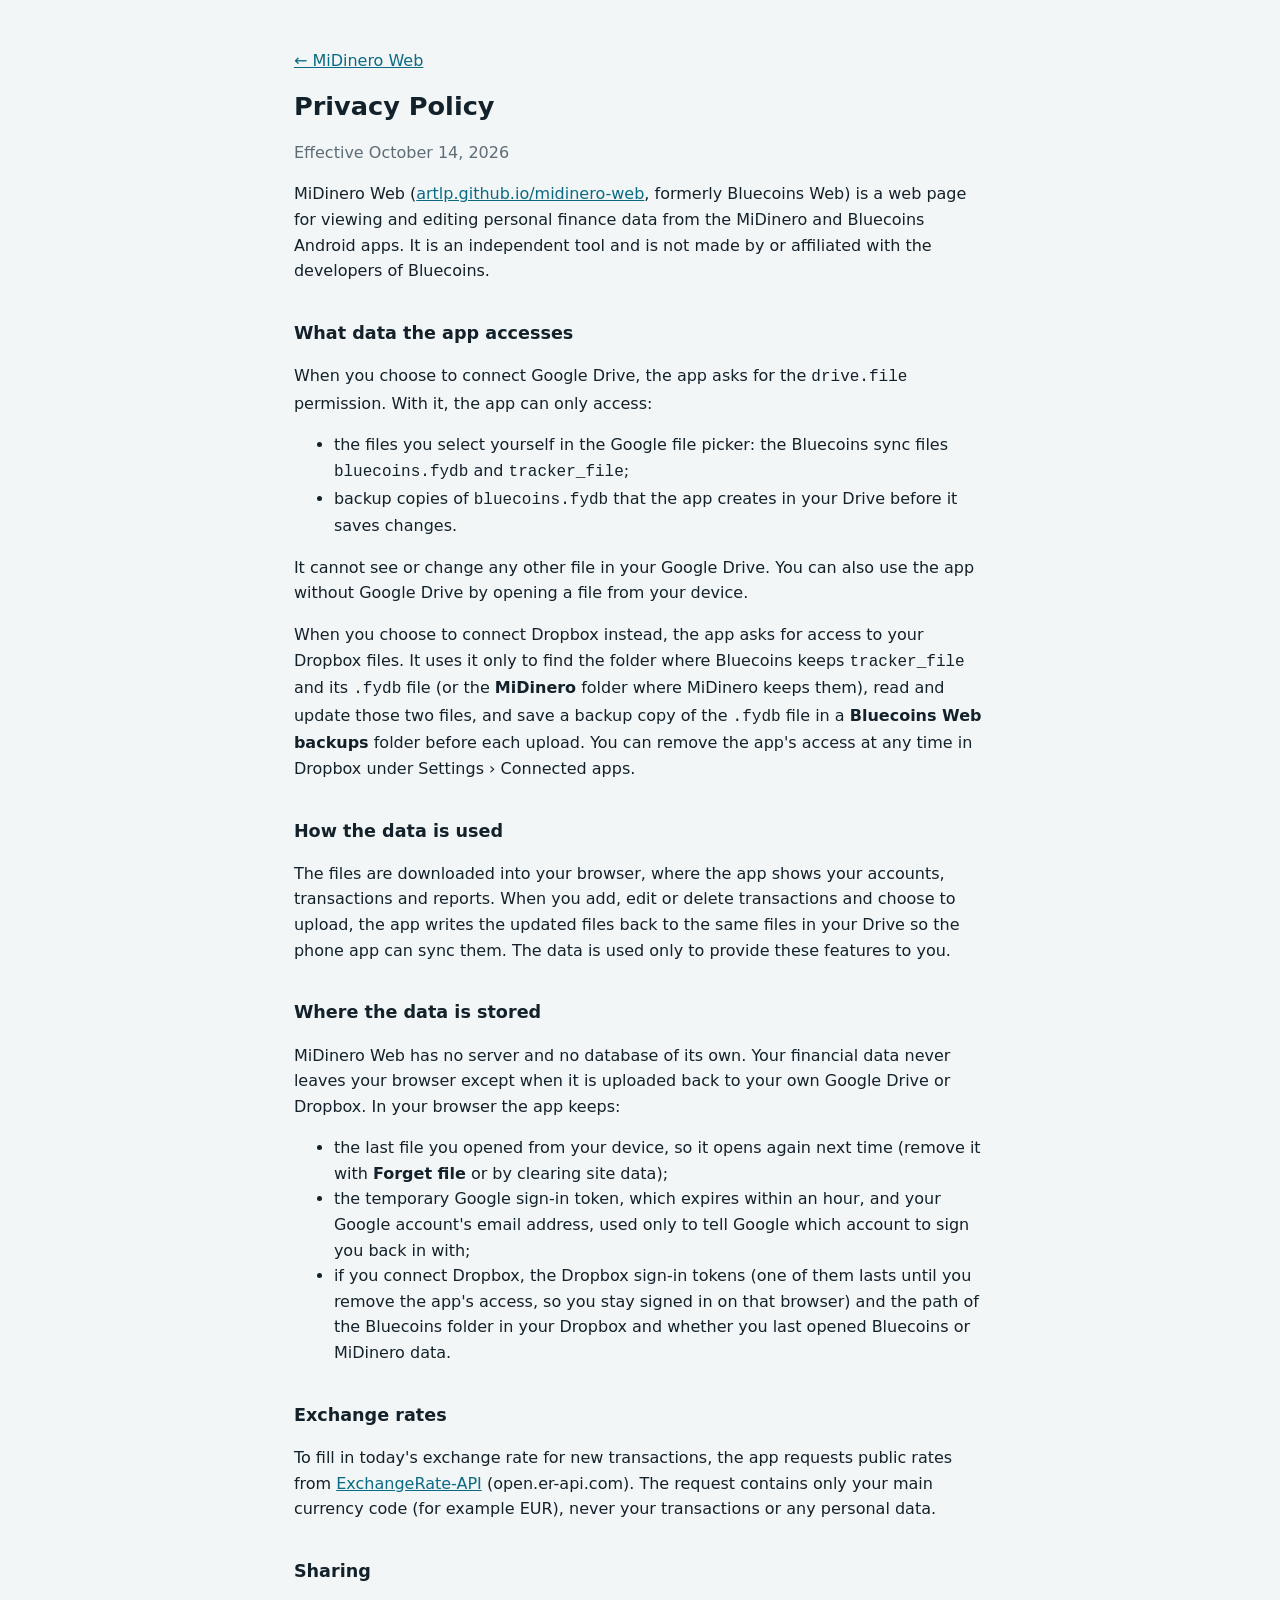
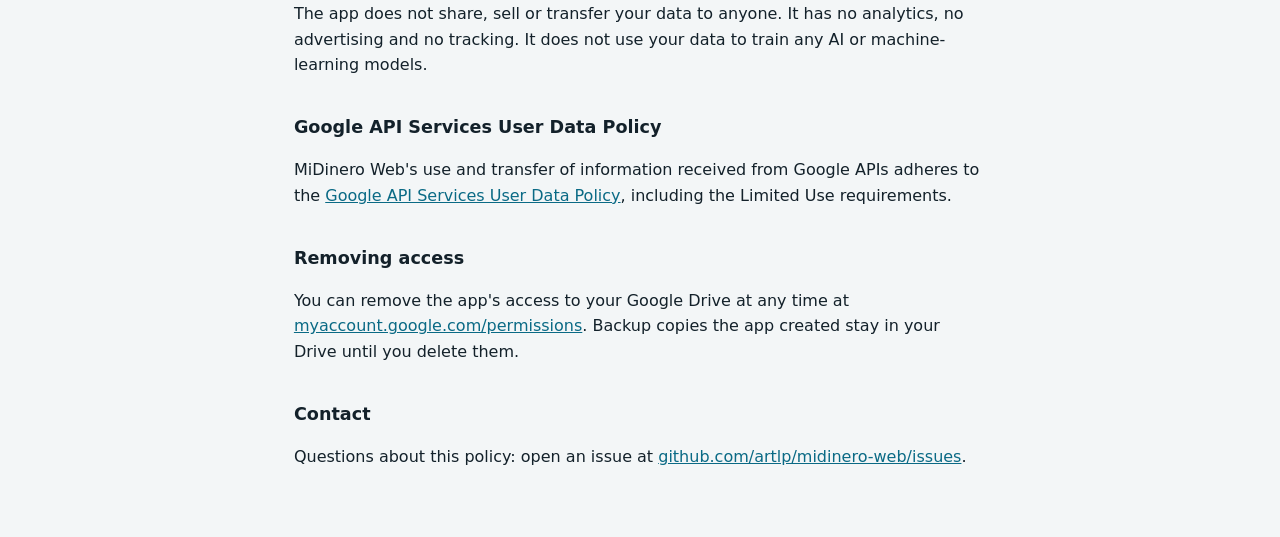
<file: privacy.html>
<!doctype html>
<meta charset="utf-8">
<meta name="viewport" content="width=device-width, initial-scale=1">
<title>MiDinero Web Privacy Policy</title>
<style>
:root { --bg: #f3f6f7; --ink: #13212a; --muted: #5d6c76; --accent: #0a6a85 }
@media (prefers-color-scheme: dark) { :root { --bg: #0e1519; --ink: #e2eaee; --muted: #8d9ea8; --accent: #56b6d1; color-scheme: dark } }
body { background: var(--bg); color: var(--ink); font: 16px/1.6 "Segoe UI", system-ui, -apple-system, sans-serif; margin: 0; padding: 32px 16px 64px }
main { max-width: 68ch; margin: 0 auto }
h1 { font-size: 1.6rem; line-height: 1.25 } h2 { font-size: 1.1rem; margin-top: 2em }
a { color: var(--accent) } .muted { color: var(--muted) }
</style>
<main>
  <p><a href="./">← MiDinero Web</a></p>
  <h1>Privacy Policy</h1>
  <p class="muted">Effective October 14, 2026</p>

  <p>MiDinero Web (<a href="https://artlp.github.io/midinero-web/">artlp.github.io/midinero-web</a>, formerly Bluecoins Web) is a web page for viewing and editing personal finance data from the MiDinero and Bluecoins Android apps. It is an independent tool and is not made by or affiliated with the developers of Bluecoins.</p>

  <h2>What data the app accesses</h2>
  <p>When you choose to connect Google Drive, the app asks for the <code>drive.file</code> permission. With it, the app can only access:</p>
  <ul>
    <li>the files you select yourself in the Google file picker: the Bluecoins sync files <code>bluecoins.fydb</code> and <code>tracker_file</code>;</li>
    <li>backup copies of <code>bluecoins.fydb</code> that the app creates in your Drive before it saves changes.</li>
  </ul>
  <p>It cannot see or change any other file in your Google Drive. You can also use the app without Google Drive by opening a file from your device.</p>
  <p>When you choose to connect Dropbox instead, the app asks for access to your Dropbox files. It uses it only to find the folder where Bluecoins keeps <code>tracker_file</code> and its <code>.fydb</code> file (or the <b>MiDinero</b> folder where MiDinero keeps them), read and update those two files, and save a backup copy of the <code>.fydb</code> file in a <b>Bluecoins Web backups</b> folder before each upload. You can remove the app's access at any time in Dropbox under Settings › Connected apps.</p>

  <h2>How the data is used</h2>
  <p>The files are downloaded into your browser, where the app shows your accounts, transactions and reports. When you add, edit or delete transactions and choose to upload, the app writes the updated files back to the same files in your Drive so the phone app can sync them. The data is used only to provide these features to you.</p>

  <h2>Where the data is stored</h2>
  <p>MiDinero Web has no server and no database of its own. Your financial data never leaves your browser except when it is uploaded back to your own Google Drive or Dropbox. In your browser the app keeps:</p>
  <ul>
    <li>the last file you opened from your device, so it opens again next time (remove it with <b>Forget file</b> or by clearing site data);</li>
    <li>the temporary Google sign-in token, which expires within an hour, and your Google account's email address, used only to tell Google which account to sign you back in with;</li>
    <li>if you connect Dropbox, the Dropbox sign-in tokens (one of them lasts until you remove the app's access, so you stay signed in on that browser) and the path of the Bluecoins folder in your Dropbox and whether you last opened Bluecoins or MiDinero data.</li>
  </ul>

  <h2>Exchange rates</h2>
  <p>To fill in today's exchange rate for new transactions, the app requests public rates from <a href="https://www.exchangerate-api.com">ExchangeRate-API</a> (open.er-api.com). The request contains only your main currency code (for example EUR), never your transactions or any personal data.</p>

  <h2>Sharing</h2>
  <p>The app does not share, sell or transfer your data to anyone. It has no analytics, no advertising and no tracking. It does not use your data to train any AI or machine-learning models.</p>

  <h2>Google API Services User Data Policy</h2>
  <p>MiDinero Web's use and transfer of information received from Google APIs adheres to the <a href="https://developers.google.com/terms/api-services-user-data-policy">Google API Services User Data Policy</a>, including the Limited Use requirements.</p>

  <h2>Removing access</h2>
  <p>You can remove the app's access to your Google Drive at any time at <a href="https://myaccount.google.com/permissions">myaccount.google.com/permissions</a>. Backup copies the app created stay in your Drive until you delete them.</p>

  <h2>Contact</h2>
  <p>Questions about this policy: open an issue at <a href="https://github.com/artlp/midinero-web/issues">github.com/artlp/midinero-web/issues</a>.</p>
</main>
</file>
